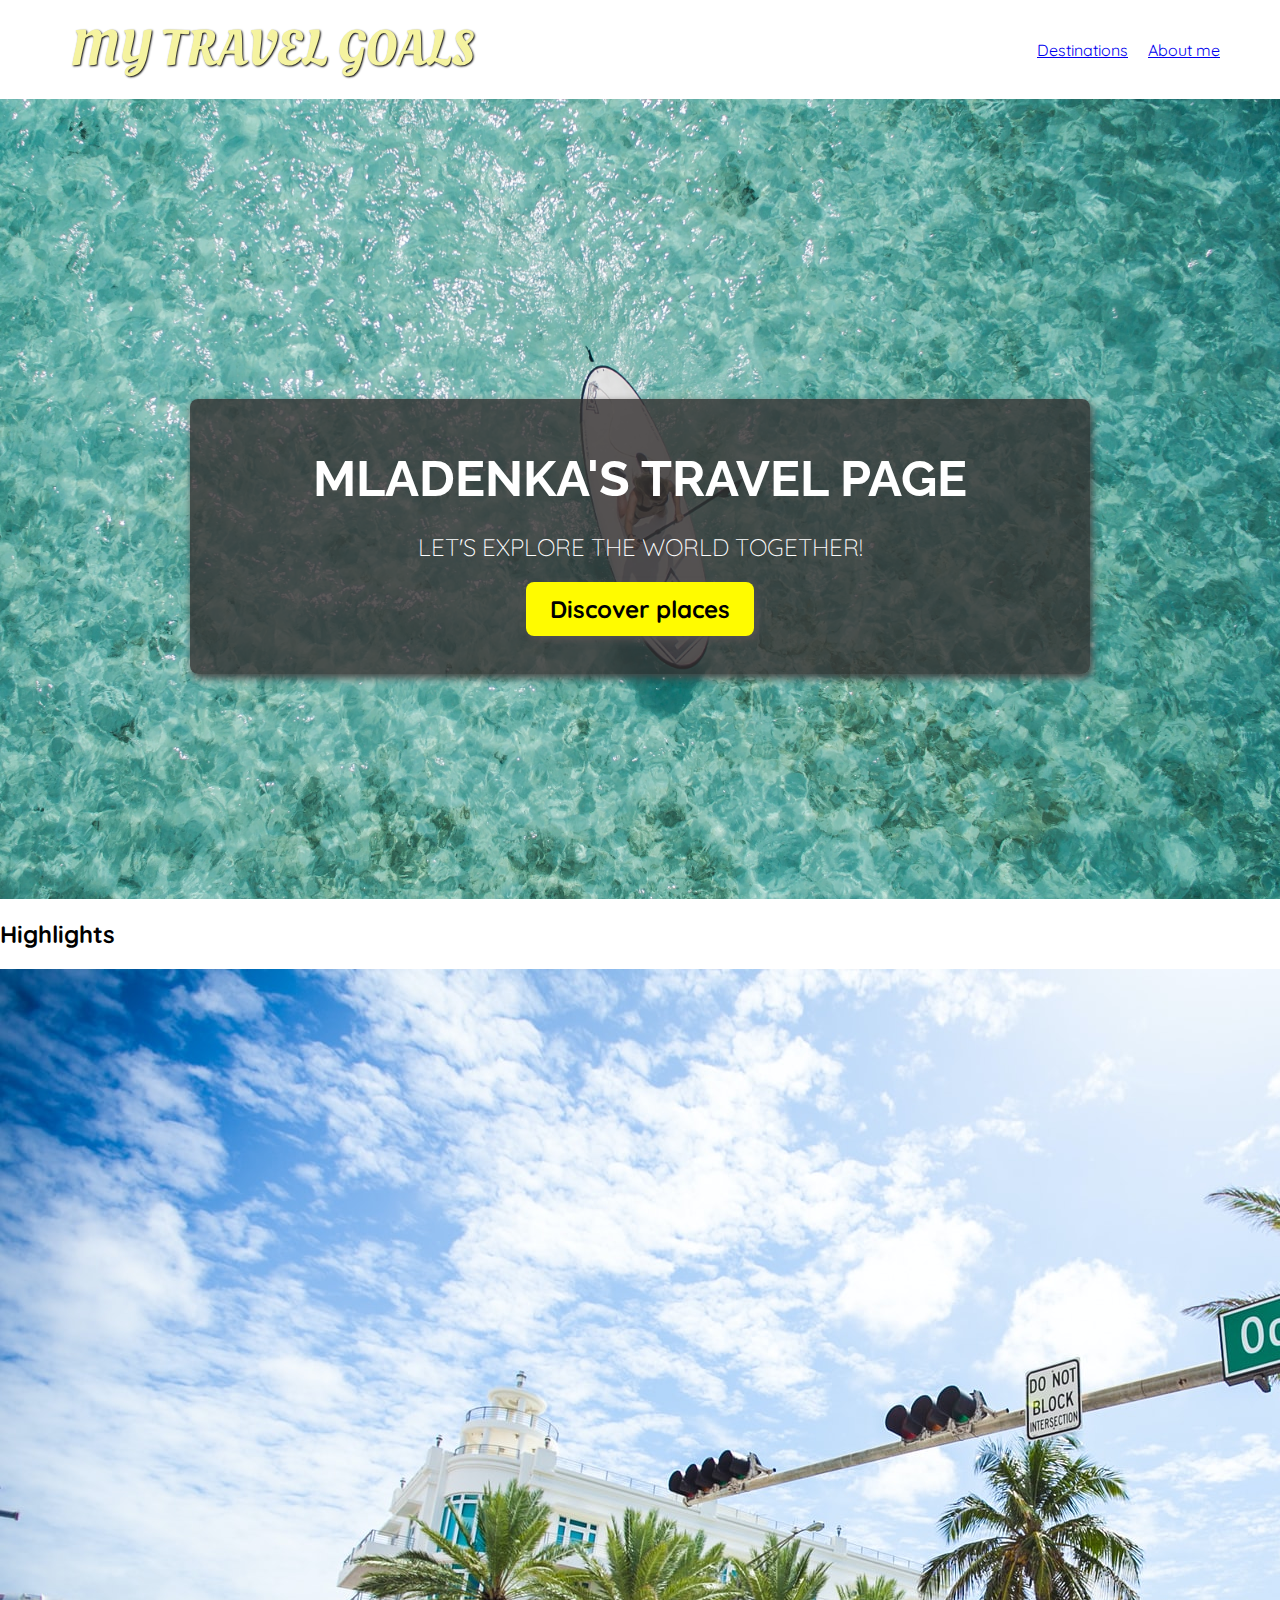
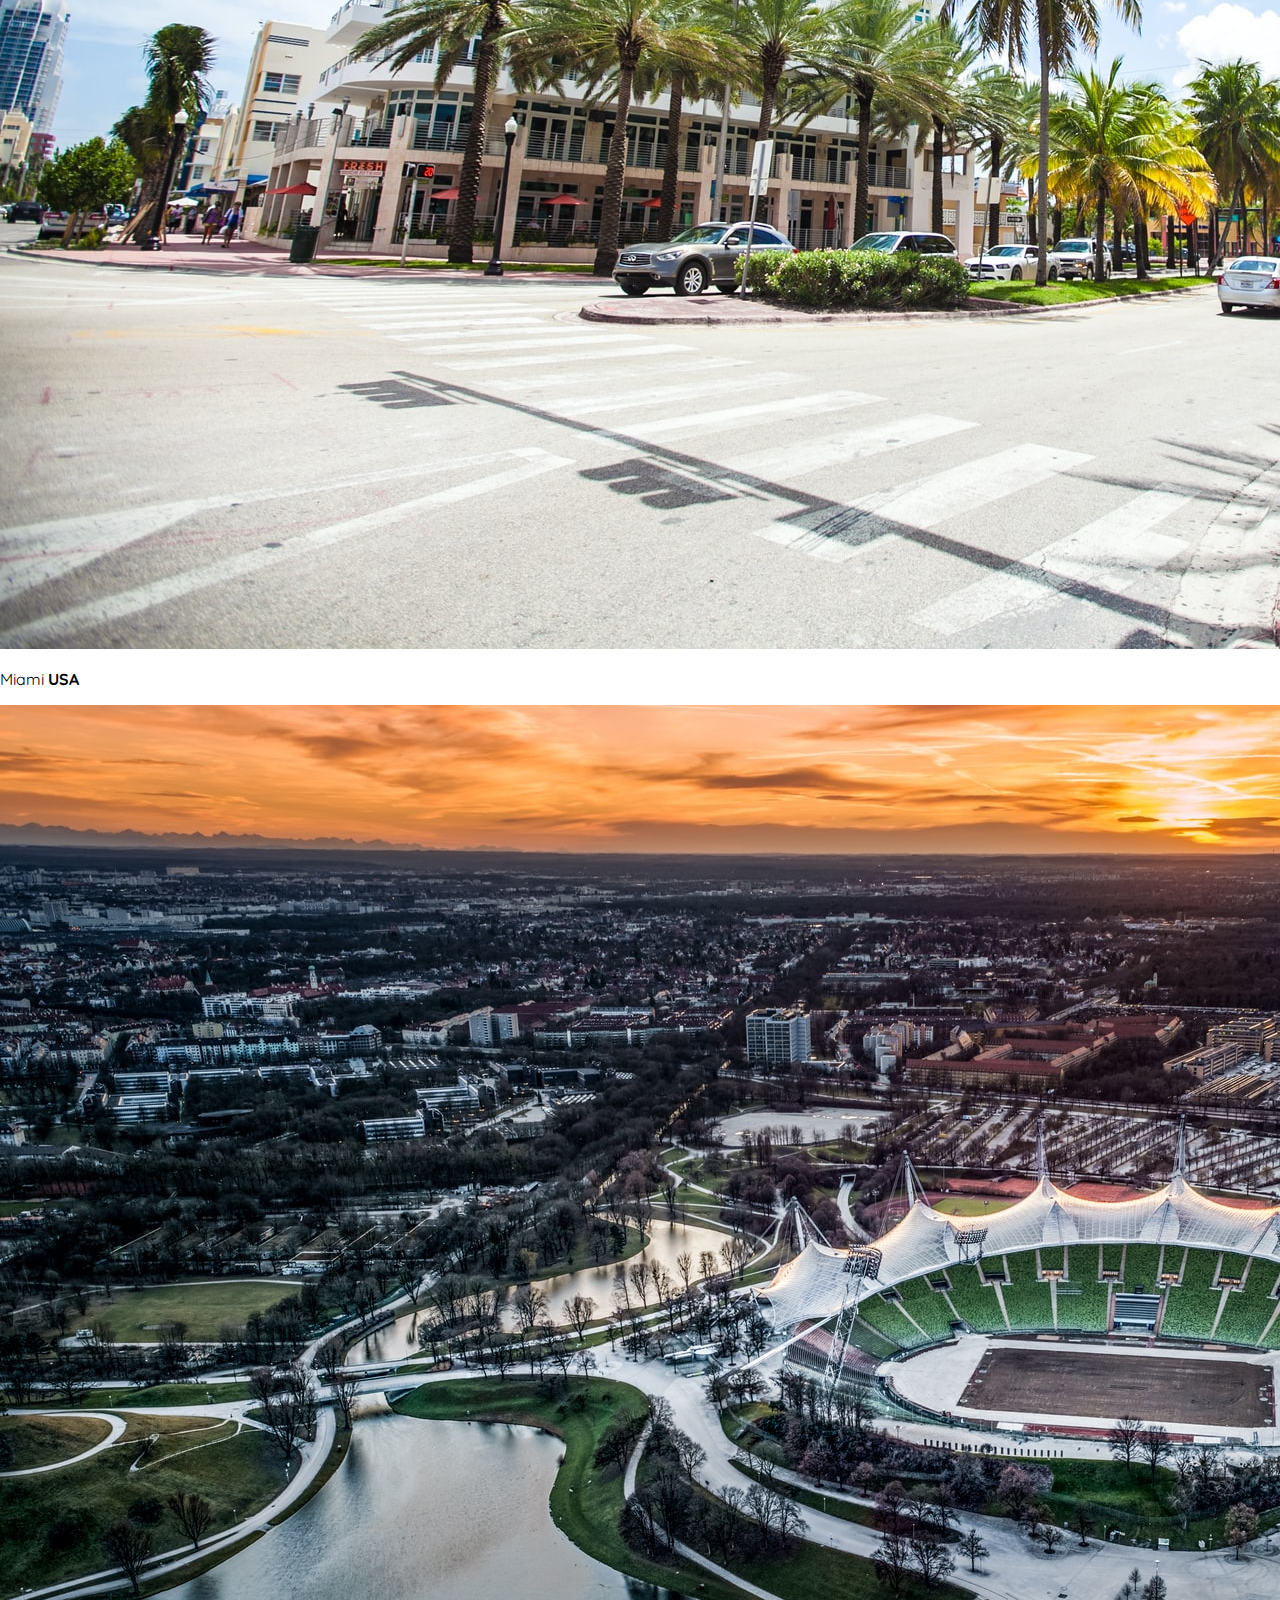
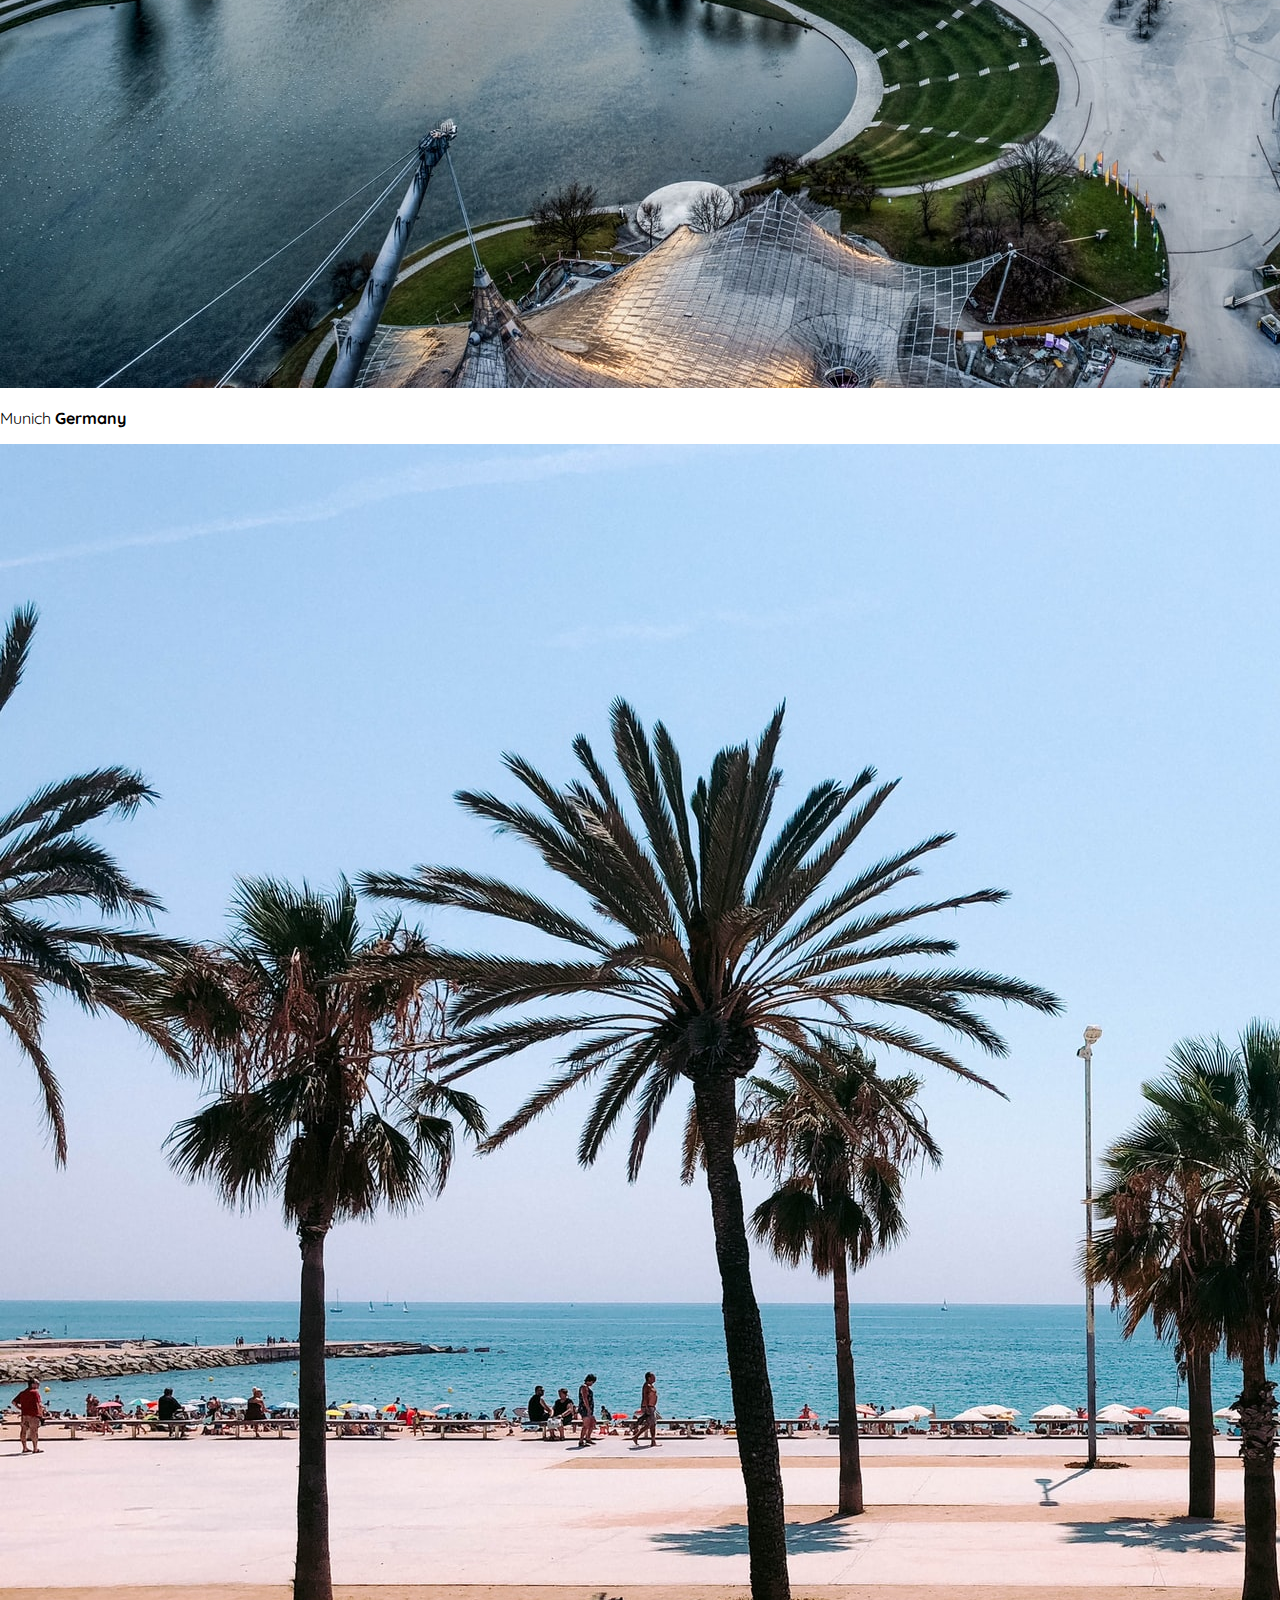
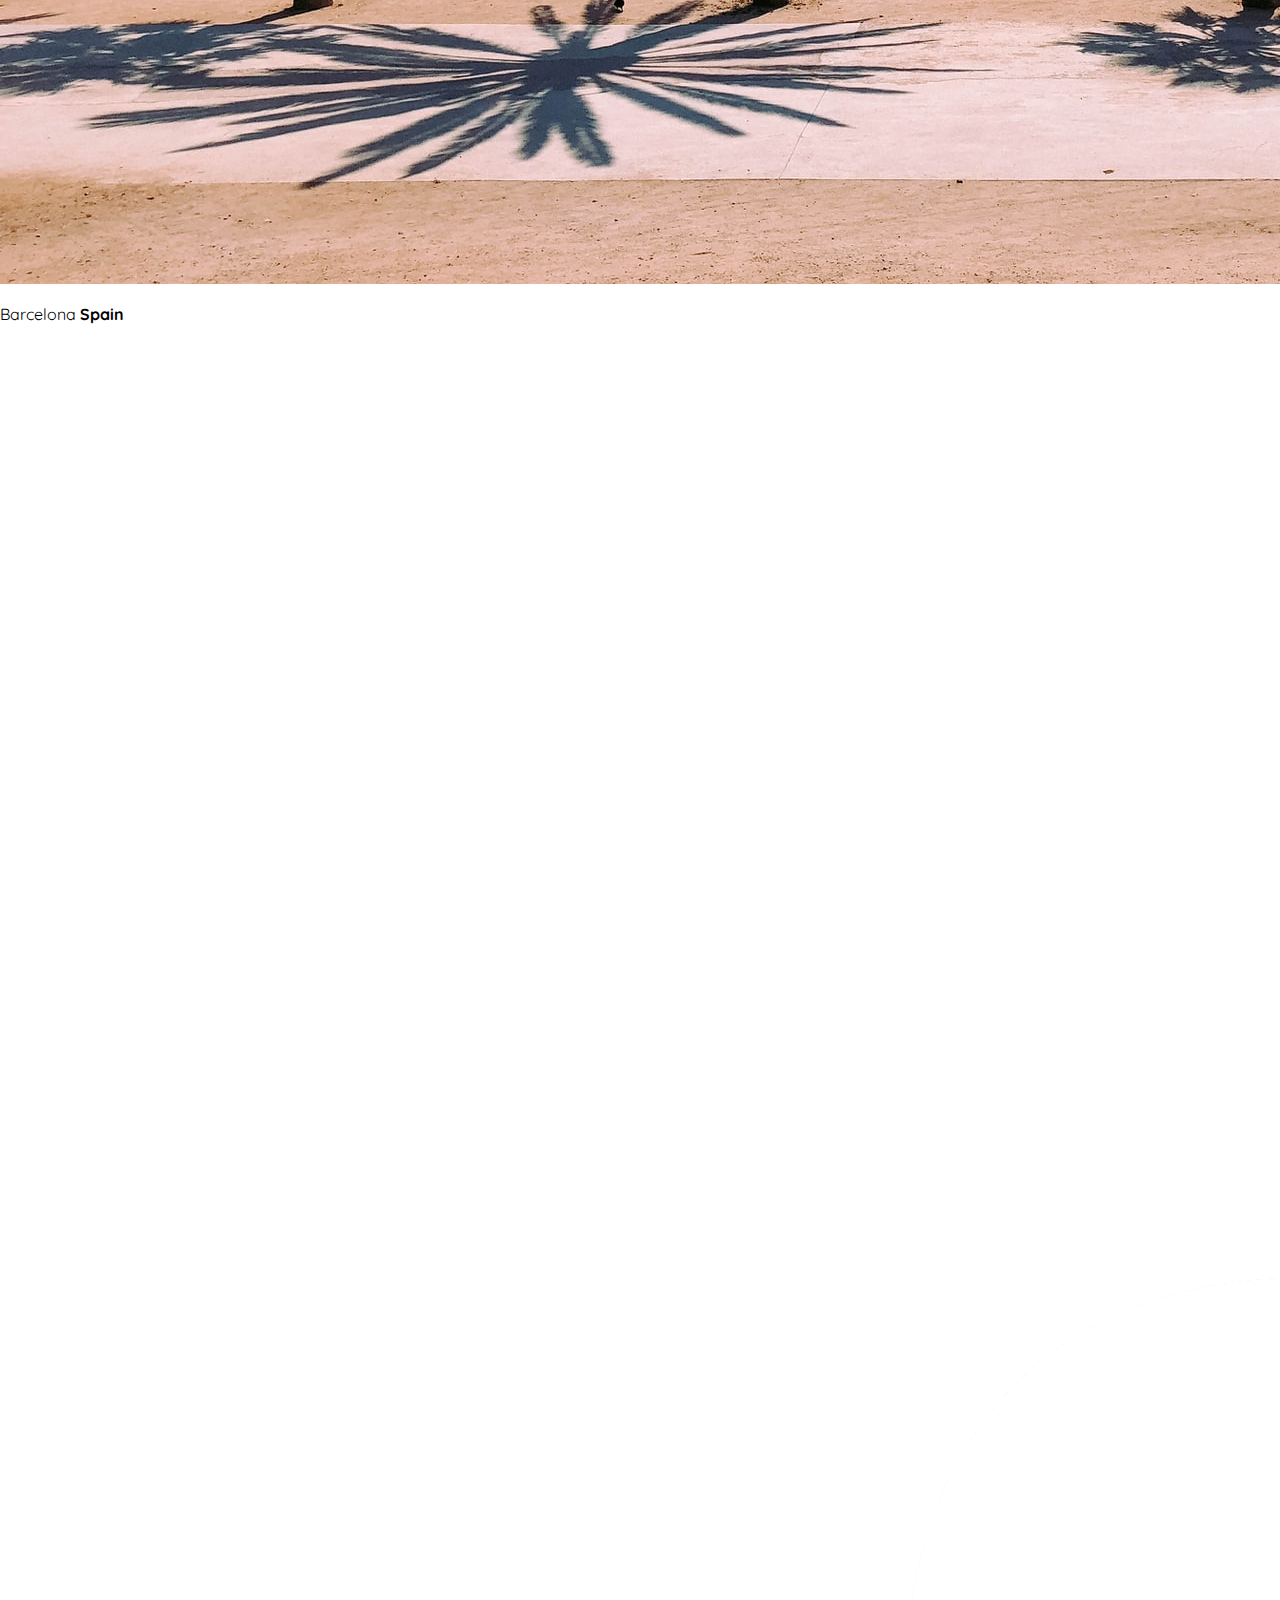
<file: index.html>
<!DOCTYPE html>
<html lang="en">

<head>
    <meta charset="UTF-8" />
    <link href="https://fonts.googleapis.com/css2?family=Raleway:wght@700&family=Oleo+Script:wght@700&family=Quicksand:wght@300;500&display=swap" rel="stylesheet" />
    <link rel="stylesheet" href="/shared.css">
    <link rel="stylesheet" href="/styles.css" />
    <title>Travel Goals | Home</title>
</head>

<body>
    <header>
        <div id="page-logo">
            <a href="index.html">My Travel Goals</a>
        </div>

        <nav>
            <ul>
                <li>
                    <a href="places.html">Destinations</a>
                </li>
                <li>
                    <a href="about.html">About me</a>
                </li>
            </ul>
        </nav>
    </header>

    <main>
        <section id="hero">
            <div id="hero-content">
                <h1>Mladenka's Travel Page</h1>
                <p>Let's explore the world together!</p>
                <a href="/places.html">Discover places</a>
            </div>

        </section>
        <section id="highlights">
            <h2>Highlights</h2>
            <ul id="destinations">
                <li class="destination">
                    <img src="/images/places/miami.jpg" alt="Miami streets on sunny day">
                    <p>Miami <strong>USA</strong></p>
                </li>
                <li class="destination">
                    <img src="/images/places/munich.jpg" alt="Munich football stadium in winter">
                    <p>Munich <strong>Germany</strong></p>
                </li>
                <li class="destination">
                    <img src="/images/places/barcelona.jpg" alt="Palm Beach in Barcelona">
                    <p>Barcelona <strong>Spain</strong></p>
                </li>
            </ul>

        </section>
    </main>
    <footer>
        <ul>
            <li>
                <a href="https://www.instagram.com">
                    <img src="/images/icons/insta.png" alt="Instagram logo"></a>
            </li>
            <li>
                <a href="https://www.facebook.com">
                    <img src="/images/icons/facebook.png" alt="Facebook logo"></a>
            </li>
        </ul>
    </footer>
</body>

</html>
</file>
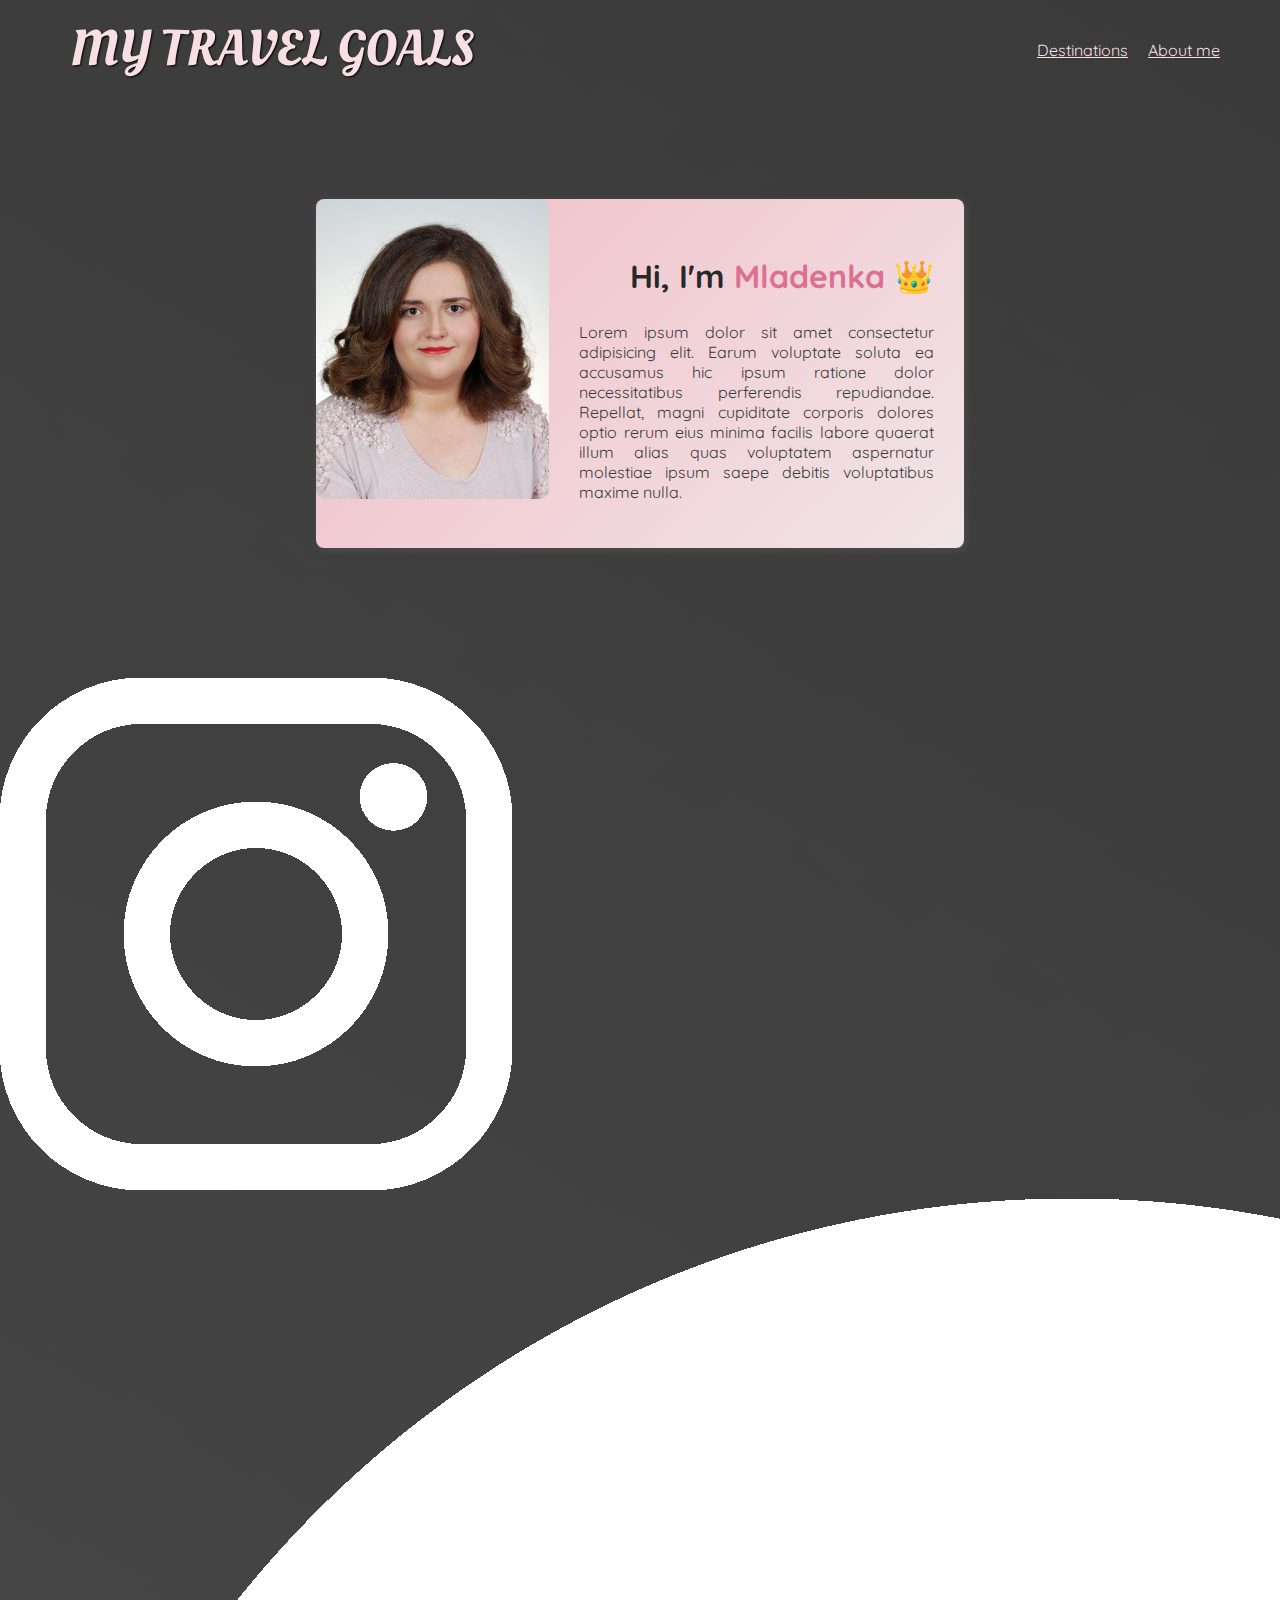
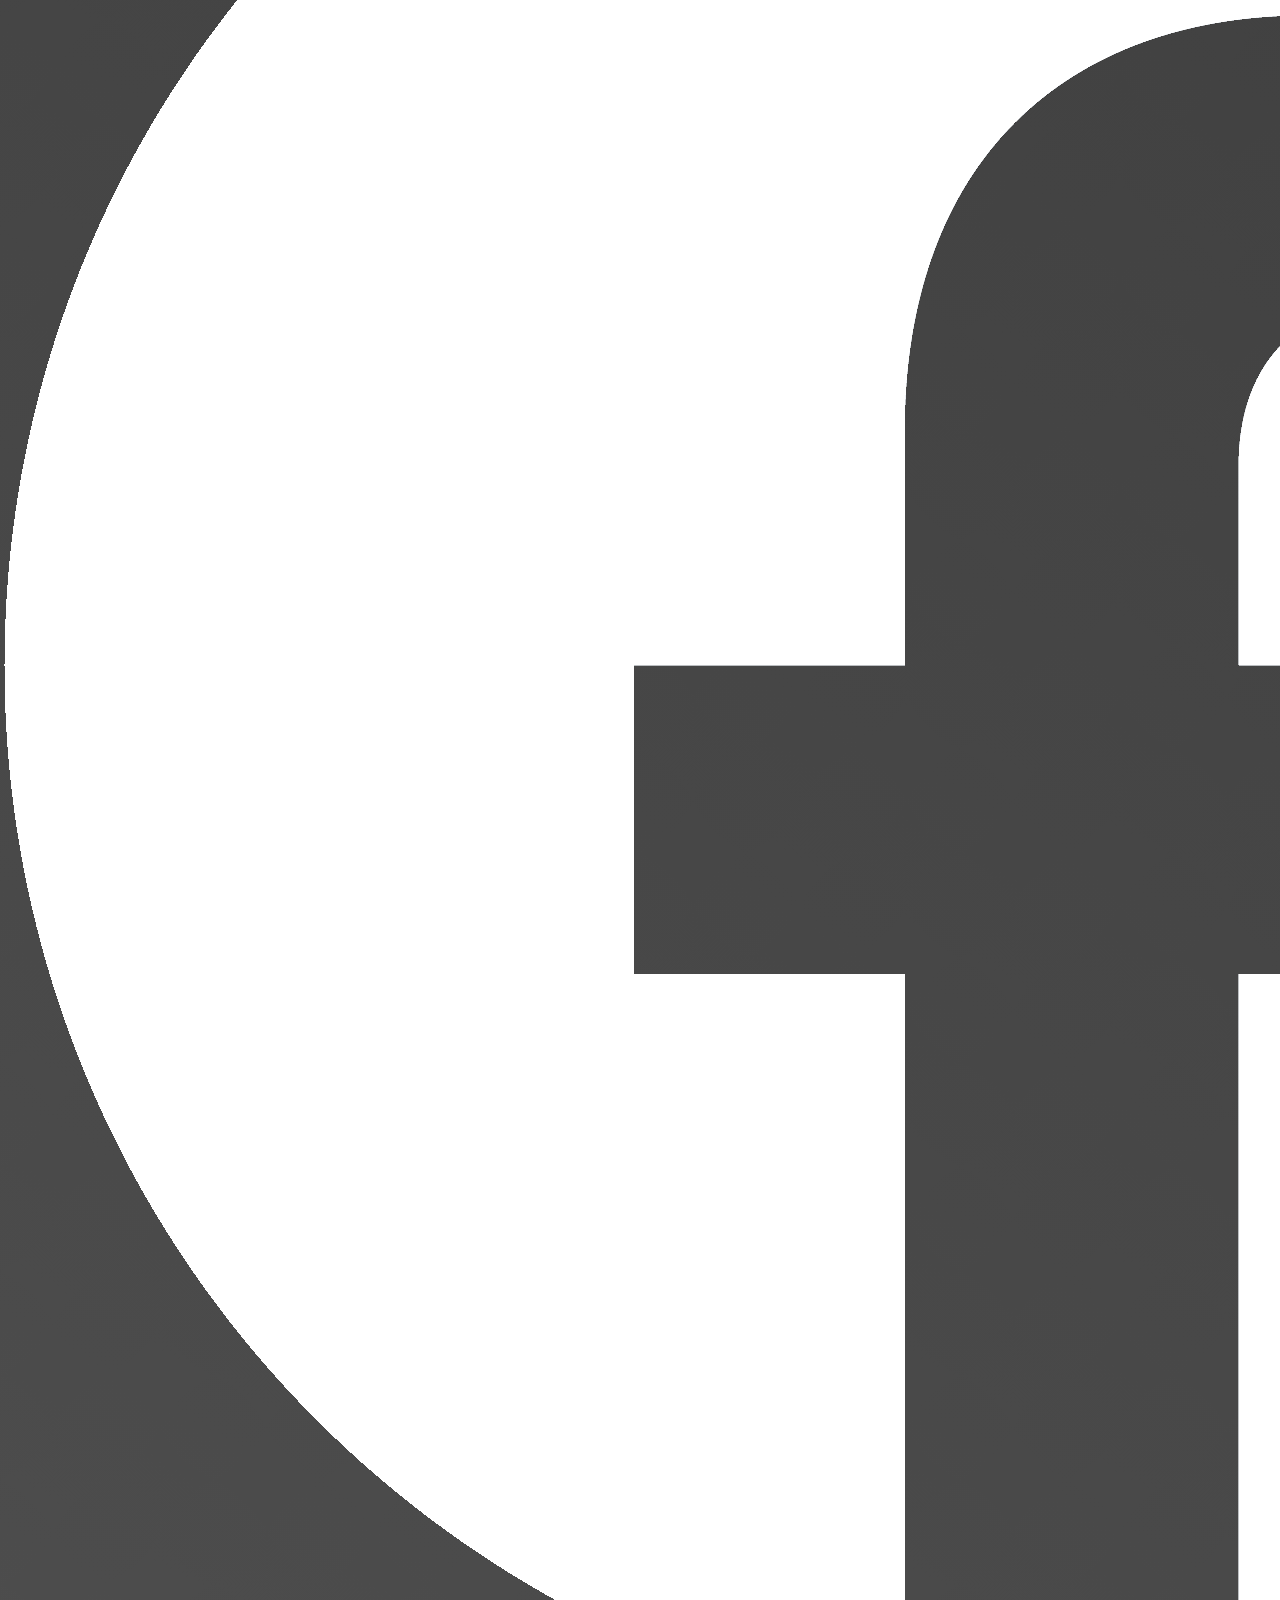
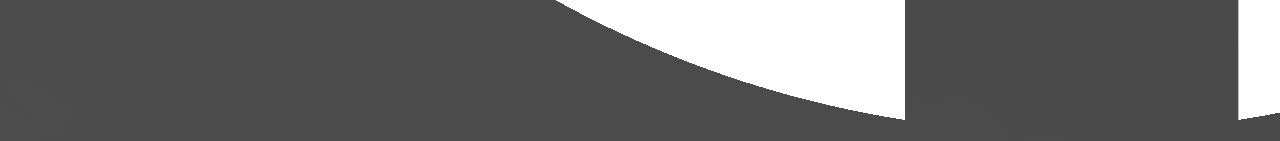
<file: about.html>
<!DOCTYPE html>
<html lang="en">

<head>
    <meta charset="UTF-8" />
    <link href="https://fonts.googleapis.com/css2?family=Raleway:wght@700&family=Oleo+Script:wght@700&family=Quicksand:wght@300;500&display=swap" rel="stylesheet" />
    <link rel="stylesheet" href="/shared.css">
    <link rel="stylesheet" href="/about.css" />
    <title>Travel Goals | About</title>
</head>

<body>
    <header>
        <div id="page-logo">
            <a href="index.html">My Travel Goals</a>
        </div>

        <nav>
            <ul>
                <li>
                    <a href="places.html">Destinations</a>
                </li>
                <li>
                    <a href="about.html">About me</a>
                </li>
            </ul>
        </nav>
    </header>

    <main>


        <section id="about">
            <div id="container">
                <img src="/images/about/1.jpg" alt="Picture of Mladenka Orlic">
                <div id="container-txt">
                    <h2>Hi, I'm <span id="name">Mladenka</span> &#128081
                    </h2>
                    <p>Lorem ipsum dolor sit amet consectetur adipisicing elit. Earum voluptate soluta ea accusamus hic ipsum ratione dolor necessitatibus perferendis repudiandae. Repellat, magni cupiditate corporis dolores optio rerum eius minima facilis
                        labore quaerat illum alias quas voluptatem aspernatur molestiae ipsum saepe debitis voluptatibus maxime nulla.
                    </p>
                    <a href=""></a>
                </div>
            </div>
        </section>





    </main>

    <footer>
        <ul>
            <li>
                <a href="https://www.instagram.com">
                    <img src="/images/icons/insta.png" alt="Instagram logo"></a>
            </li>
            <li>
                <a href="https://www.facebook.com">
                    <img src="/images/icons/facebook.png" alt="Facebook logo"></a>
            </li>
        </ul>
    </footer>
</body>

</html>
</file>
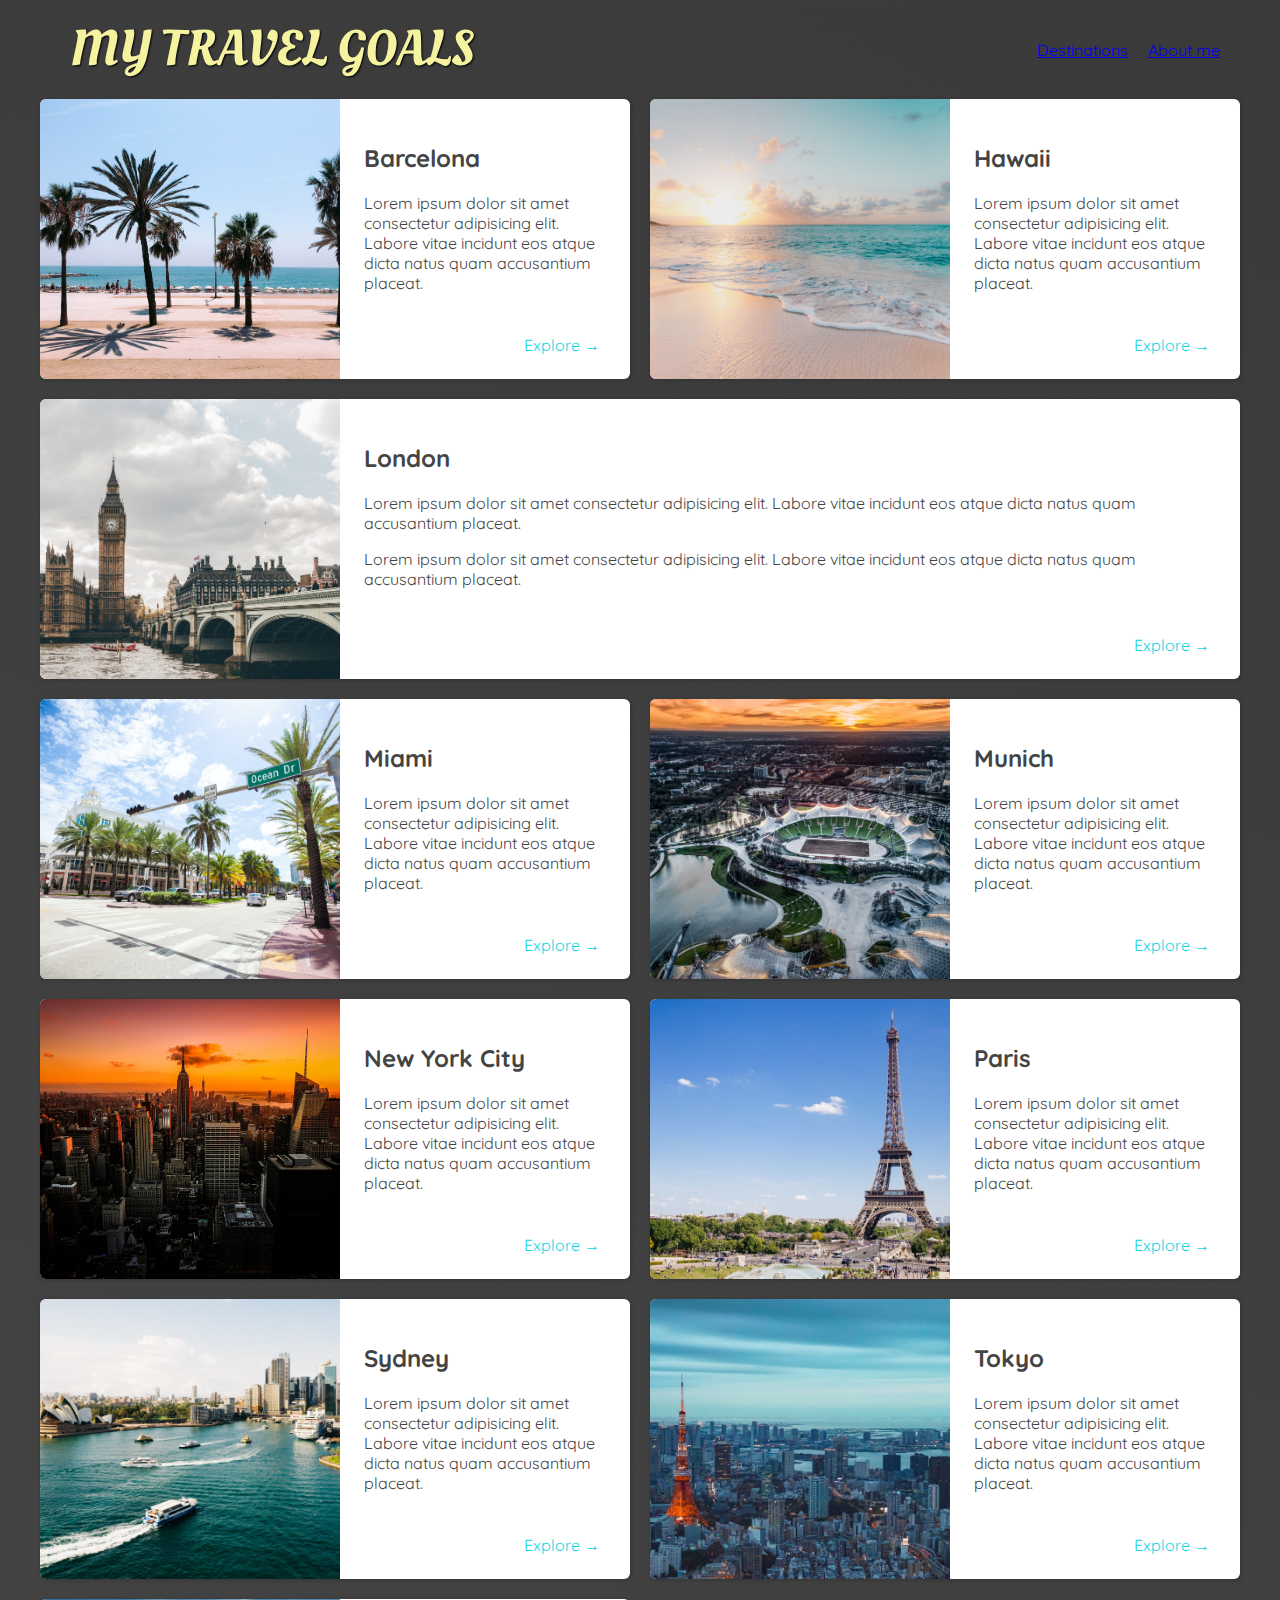
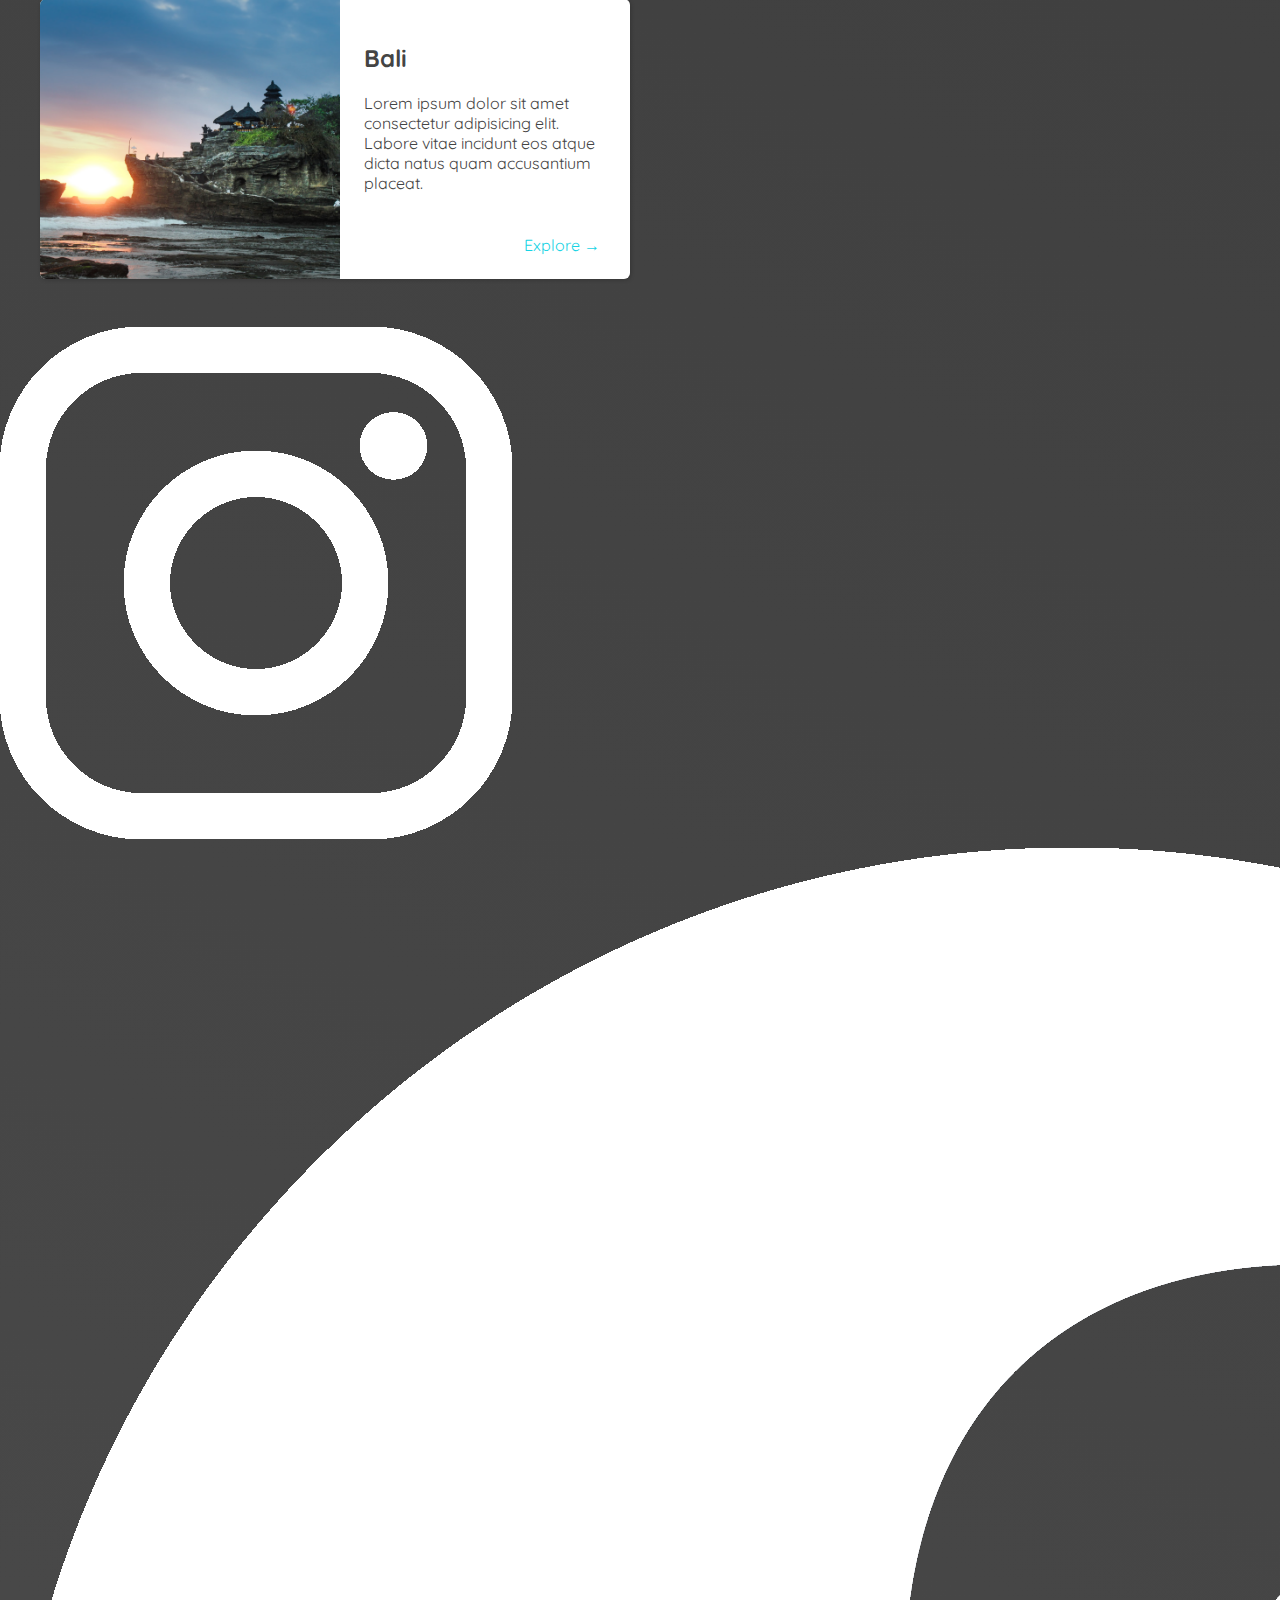
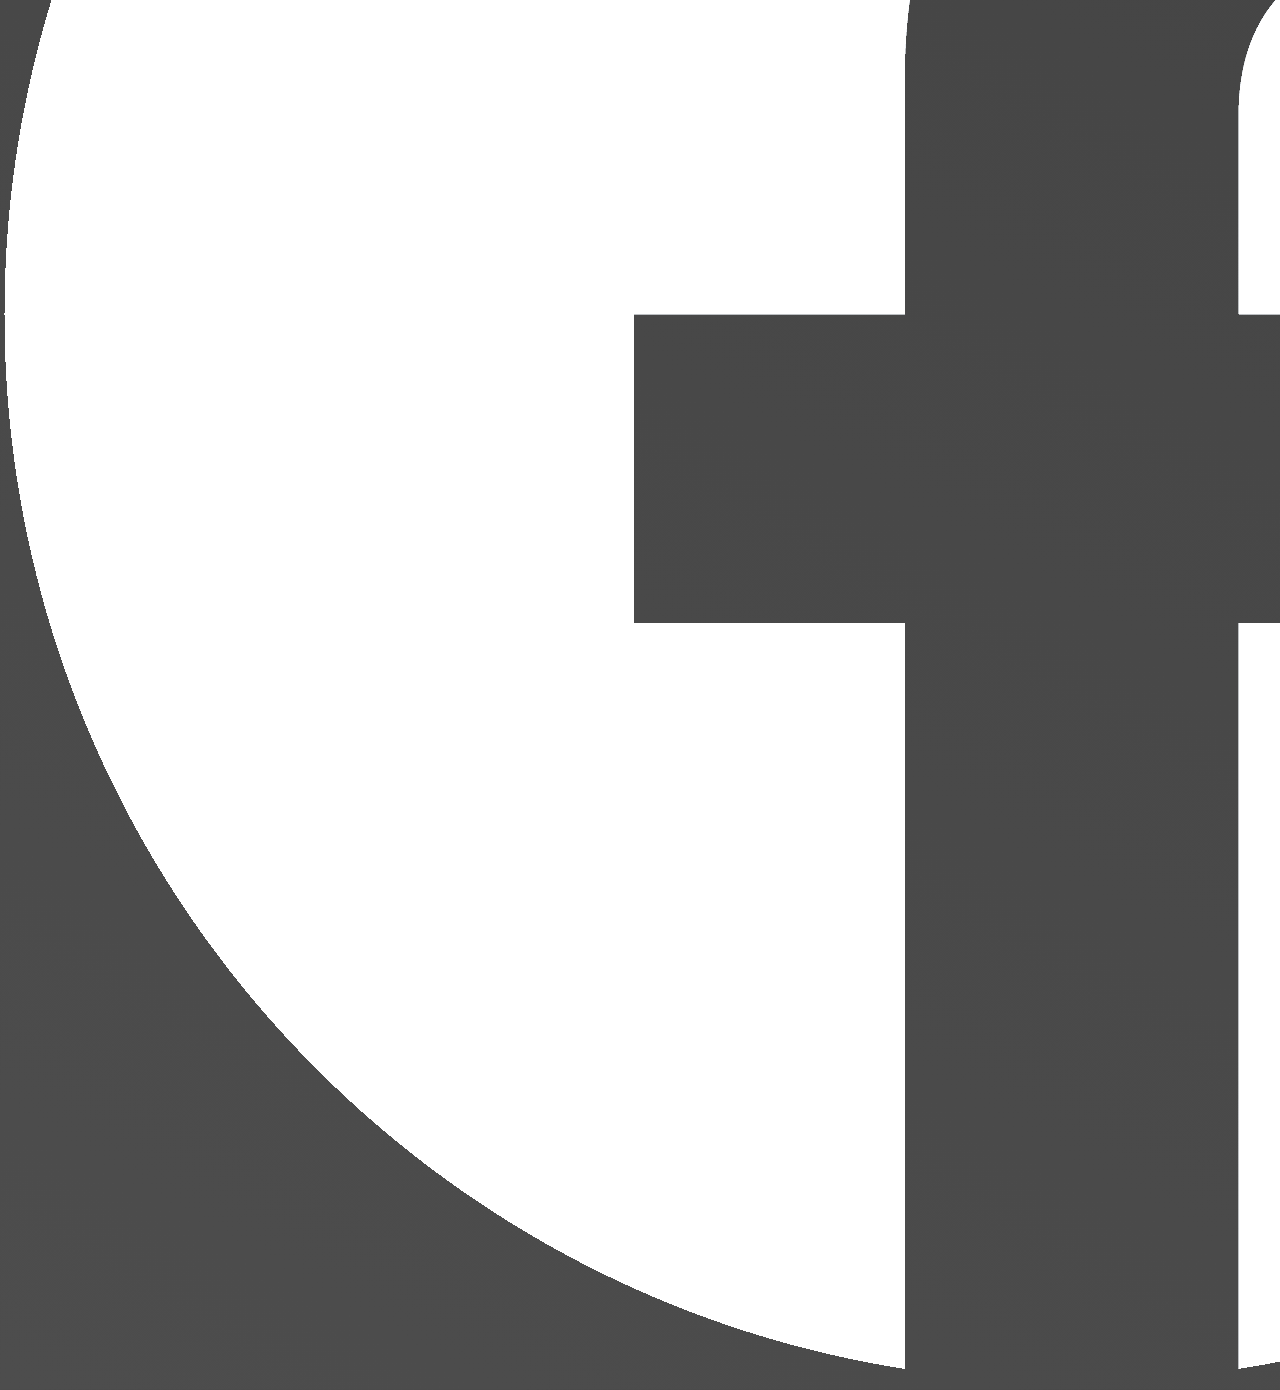
<file: places.html>
<!DOCTYPE html>
<html lang="en">

<head>
    <meta charset="UTF-8" />
    <link href="https://fonts.googleapis.com/css2?family=Raleway:wght@700&family=Oleo+Script:wght@700&family=Quicksand:wght@300;500&display=swap" rel="stylesheet" />
    <link rel="stylesheet" href="/shared.css">
    <link rel="stylesheet" href="/places.css" />
    <title>Travel Goals | Places</title>
</head>

<body>
    <header>
        <div id="page-logo">
            <a href="index.html">My Travel Goals</a>
        </div>

        <nav>
            <ul>
                <li>
                    <a href="places.html">Destinations</a>
                </li>
                <li>
                    <a href="about.html">About me</a>
                </li>
            </ul>
        </nav>
    </header>
    <main>
        <ul>
            <li>
                <img src="images/places/barcelona.jpg" alt="City of Barcelona" />
                <div class="item-content">
                    <div>
                        <h2>Barcelona</h2>
                        <p>
                            Lorem ipsum dolor sit amet consectetur adipisicing elit. Labore vitae incidunt eos atque dicta natus quam accusantium placeat.
                        </p>
                    </div>
                    <div class="actions">
                        <a href="https://en.wikipedia.org/wiki/Barcelona">Explore &#x2192</a>
                    </div>
                </div>
            </li>
            <li>
                <img src="images/places/hawaii.jpg" alt="Hawaii beach" />
                <div class="item-content">
                    <div>
                        <h2>Hawaii</h2>
                        <p>
                            Lorem ipsum dolor sit amet consectetur adipisicing elit. Labore vitae incidunt eos atque dicta natus quam accusantium placeat.
                        </p>
                    </div>
                    <div class="actions">
                        <a href="hhttps://en.wikipedia.org/wiki/Hawaii">Explore &#x2192</a>
                    </div>
                </div>
            </li>
            <li>
                <img src="images/places/london.jpg" alt="London city" />
                <div class="item-content">
                    <div>
                        <h2>London</h2>
                        <p>
                            Lorem ipsum dolor sit amet consectetur adipisicing elit. Labore vitae incidunt eos atque dicta natus quam accusantium placeat.
                        </p>
                        <p>
                            Lorem ipsum dolor sit amet consectetur adipisicing elit. Labore vitae incidunt eos atque dicta natus quam accusantium placeat.
                        </p>
                    </div>
                    <div class="actions">
                        <a href="https://en.wikipedia.org/wiki/London">Explore &#x2192</a>
                    </div>
                </div>
            </li>
            <li>
                <img src="images/places/miami.jpg" alt="Miami streets" />
                <div class="item-content">
                    <div>
                        <h2>Miami</h2>
                        <p>
                            Lorem ipsum dolor sit amet consectetur adipisicing elit. Labore vitae incidunt eos atque dicta natus quam accusantium placeat.
                        </p>
                    </div>
                    <div class="actions">
                        <a href="https://en.wikipedia.org/wiki/Miami">Explore &#x2192</a>
                    </div>
                </div>
            </li>
            <li>
                <img src="images/places/munich.jpg" alt="Munich football stadium" />
                <div class="item-content">
                    <div>
                        <h2>Munich</h2>
                        <p>
                            Lorem ipsum dolor sit amet consectetur adipisicing elit. Labore vitae incidunt eos atque dicta natus quam accusantium placeat.
                        </p>
                    </div>
                    <div class="actions">
                        <a href="https://en.wikipedia.org/wiki/Munich">Explore &#x2192</a>
                    </div>
                </div>
            </li>
            <li>
                <img src="images/places/new-york-city.jpg" alt="New York City skyline" />
                <div class="item-content">
                    <div>
                        <h2>New York City</h2>
                        <p>
                            Lorem ipsum dolor sit amet consectetur adipisicing elit. Labore vitae incidunt eos atque dicta natus quam accusantium placeat.
                        </p>
                    </div>
                    <div class="actions">
                        <a href="https://en.wikipedia.org/wiki/New_York_City">Explore &#x2192</a
                  >
                </div>
              </div>
            </li>
            <li>
              <img src="images/places/paris.jpg" alt="Paris city" />
              <div class="item-content">
                <div>
                  <h2>Paris</h2>
                  <p>
                    Lorem ipsum dolor sit amet consectetur adipisicing elit. Labore
                    vitae incidunt eos atque dicta natus quam accusantium placeat.
                  </p>
                </div>
                <div class="actions">
                  <a href="https://en.wikipedia.org/wiki/Paris">Explore &#x2192</a>
                    </div>
                </div>
            </li>
            <li>
                <img src="images/places/sydney.jpg" alt="Sydney beach" />
                <div class="item-content">
                    <div>
                        <h2>Sydney</h2>
                        <p>
                            Lorem ipsum dolor sit amet consectetur adipisicing elit. Labore vitae incidunt eos atque dicta natus quam accusantium placeat.
                        </p>
                    </div>
                    <div class="actions">
                        <a href="https://en.wikipedia.org/wiki/Sydney">Explore &#x2192</a>
                    </div>
                </div>
            </li>
            <li>
                <img src="images/places/tokyo.jpg" alt="Tokyo skyline" />
                <div class="item-content">
                    <div>
                        <h2>Tokyo</h2>
                        <p>
                            Lorem ipsum dolor sit amet consectetur adipisicing elit. Labore vitae incidunt eos atque dicta natus quam accusantium placeat.
                        </p>
                    </div>
                    <div class="actions">
                        <a href="https://en.wikipedia.org/wiki/Tokyo">Explore &#x2192</a>
                    </div>
                </div>
            </li>
            <li>
                <img src="images/places/bali.jpg" alt="Bali beach" />
                <div class="item-content">
                    <div>
                        <h2>Bali</h2>
                        <p>
                            Lorem ipsum dolor sit amet consectetur adipisicing elit. Labore vitae incidunt eos atque dicta natus quam accusantium placeat.
                        </p>
                    </div>
                    <div class="actions">
                        <a href="https://en.wikipedia.org/wiki/Bali">Explore &#x2192</a>
                    </div>
                </div>
            </li>
        </ul>
    </main>

    <footer>
        <ul>
            <li>
                <a href="https://www.instagram.com">
                    <img src="/images/icons/insta.png" alt="Instagram logo"></a>
            </li>
            <li>
                <a href="https://www.facebook.com">
                    <img src="/images/icons/facebook.png" alt="Facebook logo"></a>
            </li>
        </ul>
    </footer>
</body>

</html>
</file>
<file: shared.css>
body {
    font-family: "Quicksand", sans-serif;
    margin: 0;
}

ul {
    list-style: none;
    margin: 0;
    padding: 0;
}

header {
    display: flex;
    justify-content: space-between;
    align-items: center;
    padding: 15px 60px;
}

#page-logo a {
    padding: 10px;
    font-family: "Oleo Script", sans-serif;
    color: rgb(245, 243, 160);
    font-size: 50px;
    text-decoration: none;
    text-transform: uppercase;
    text-shadow: 1px 1px 2px rgb(0, 0, 0);
}

header ul {
    display: flex;
}

header li {
    margin-left: 20px;
}
</file>
<file: styles.css>
#hero {
     height: 800px;
     background-image: url("images/places/ocean.jpg");
     background-position: center;
     background-size: cover;
 }
 
 #hero-content {
     width: 900px;
     background-color: rgba(51, 47, 47, 0.8);
     box-shadow: 2px 4px 8px rgb(68, 67, 67);
     border-radius: 8px;
     text-align: center;
     padding: 50px 0;
     margin: 0 auto;
     position: relative;
     top: 300px;
 }
 
 #hero-content h1 {
     color: white;
     text-transform: uppercase;
     font-size: 50px;
     font-family: "Raleway", sans-serif;
     margin: 0;
 }
 
 #hero-content p {
     color: white;
     text-transform: uppercase;
     font-size: 24px;
     font-weight: 300;
     margin-bottom: 32px;
 }
 
 #hero-content a {
     text-decoration: none;
     background-color: rgb(255, 251, 0);
     padding: 12px 24px;
     color: black;
     font-size: 24px;
     font-weight: 700;
     border-radius: 8px;
     box-shadow: 2px 4px 8px rgb(85, 81, 81);
 }
 
 #hero-content a:hover {
     background-color: rgb(255, 238, 0);
 }
</file>
<file: about.css>
body {
        background: linear-gradient(30deg, rgb(77, 77, 77), rgb(58, 58, 58));
    }
    
    header {
        position: static;
    }
    
    #page-logo a {
        color: rgb(248, 223, 227);
    }
    
    header nav a {
        color: rgb(248, 223, 227);
    }
    
    header nav a:hover {
        background-color: rgb(248, 223, 227);
        color: rgb(59, 59, 59);
    }
    
    #about {
        padding: 100px;
    }
    
    #container {
        background: linear-gradient(-45deg, rgb(241, 229, 231), rgb(241, 189, 198));
        display: flex;
        width: 60%;
        margin: 0 auto;
        border-radius: 8px;
        overflow: hidden;
        justify-content: space-between;
        box-shadow: 2px 2px 8px rgb(77, 77, 77);
        margin-bottom: 30px;
    }
    
    #container img {
        height: 300px;
        border-radius: 10px;
    }
    
    #container-txt {
        width: 80%;
        padding: 30px;
        text-align: justify;
        color: rgb(59, 59, 59)
    }
    
    #container-txt h2 {
        text-align: right;
        font-size: 32px;
        color: rgb(40, 40, 40);
    }
    
    #name {
        color: palevioletred;
        font-weight: 900;
    }
</file>
<file: places.css>
body {
    background: linear-gradient(30deg, rgb(77, 77, 77), rgb(58, 58, 58));
    color: rgb(68, 68, 68);
}

header {
    position: static;
}

main ul {
    width: 1200px;
    margin: 0 auto 48px auto;
    display: grid;
    grid-template-columns: 1fr 1fr;
    gap: 20px 20px;
}

main li {
    display: flex;
    background-color: white;
    box-shadow: 1px 1px 4px rgba(0, 0, 0, 0.2);
    border-radius: 6px;
    overflow: hidden;
    /* width: 500px; 
    REMOVING PREDEFINED WIDTH TO MAKE IT LOOK BETTER!*/
}

main li:nth-of-type(3) {
    grid-column: 1/span 2;
}

main li img {
    width: 300px;
    height: 280px;
    object-fit: cover;
}

.item-content {
    padding: 24px;
    display: flex;
    flex-direction: column;
    justify-content: space-between;
}

.actions {
    text-align: right;
}

.actions a {
    text-decoration: none;
    padding: 6px;
    color: rgb(22, 211, 228);
    border-radius: 8px;
}

.actions a:hover {
    background-color: rgb(235, 253, 255);
}
</file>
